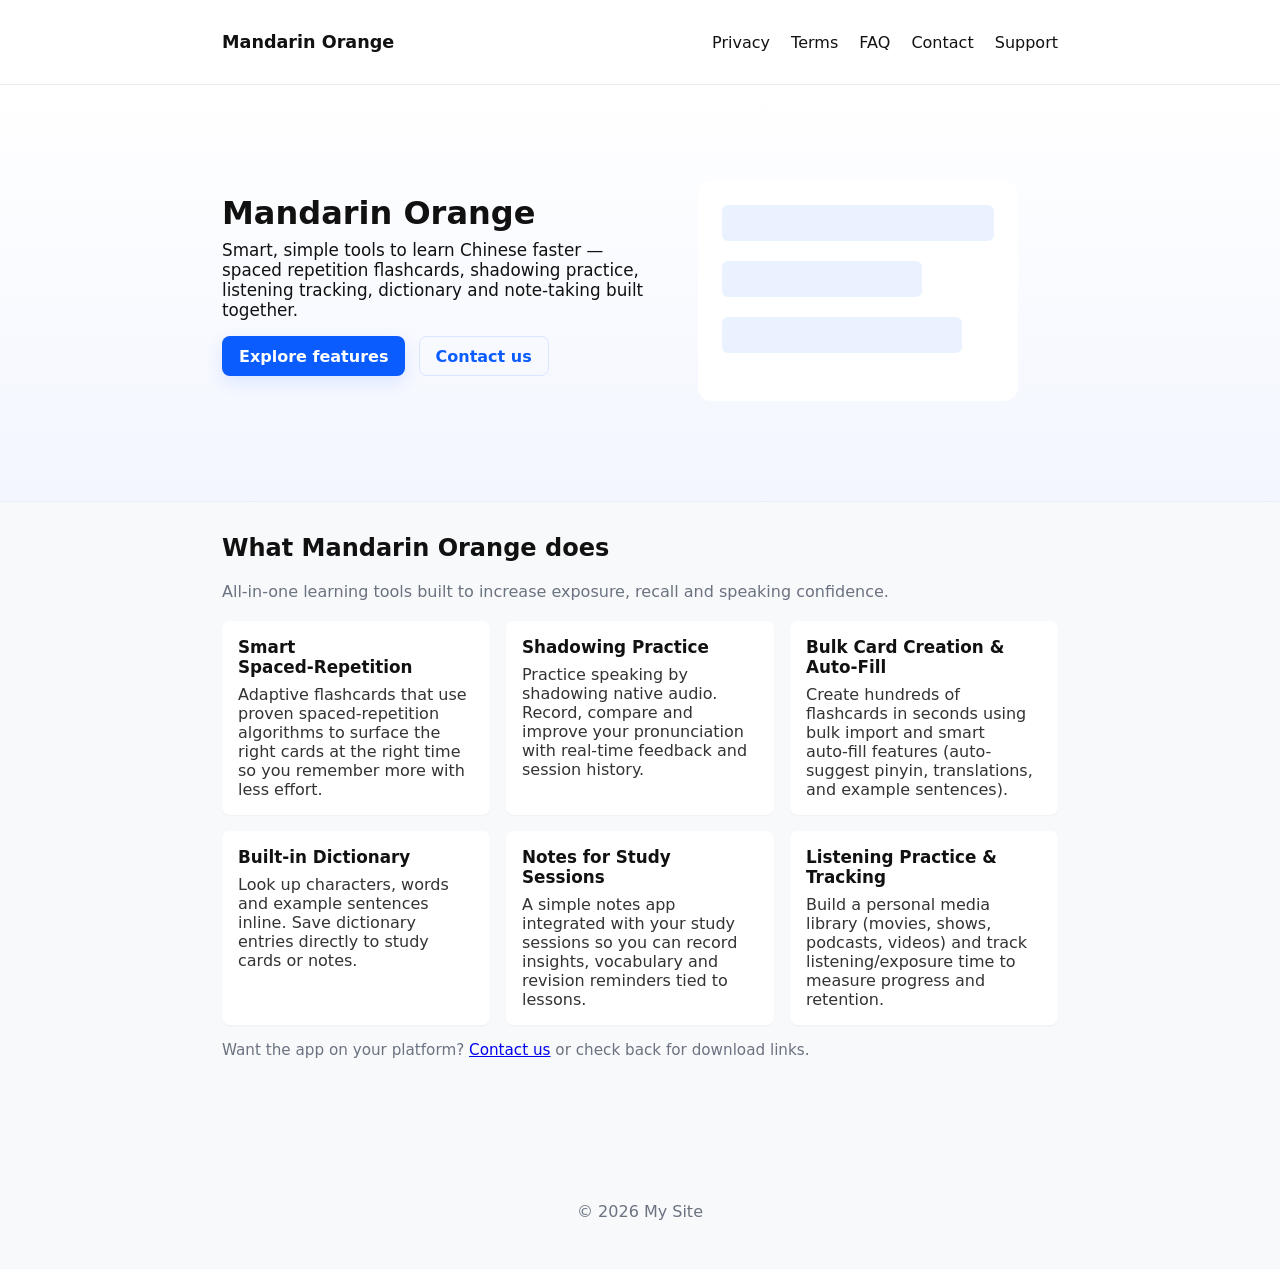
<file: index.html>
<!doctype html>
<html lang="en">
<head>
  <meta charset="utf-8" />
  <meta name="viewport" content="width=device-width,initial-scale=1" />
  <title>Legal & Support — My Site</title>
  <link rel="stylesheet" href="css/styles.css">
</head>
<body>
  <header class="site-header">
    <div class="container">
      <h1><a href="index.html">Mandarin Orange</a></h1>
      <nav>
        <a href="privacy.html">Privacy</a>
        <a href="terms.html">Terms</a>
        <a href="faq.html">FAQ</a>
        <a href="contact.html">Contact</a>
        <a href="support.html">Support</a>
      </nav>
    </div>
  </header>
  <main>
    <section class="hero">
      <div class="container hero-content">
        <div class="hero-text">
          <h1>Mandarin Orange</h1>
          <p class="lead">Smart, simple tools to learn Chinese faster — spaced repetition flashcards, shadowing practice, listening tracking, dictionary and note-taking built together.</p>
          <p class="cta-row">
            <a class="btn primary" href="#features">Explore features</a>
            <a class="btn" href="contact.html">Contact us</a>
          </p>
        </div>
        <div class="hero-illustration" aria-hidden="true">
          <!-- simple decorative SVG -->
          <svg width="320" height="220" viewBox="0 0 320 220" fill="none" xmlns="http://www.w3.org/2000/svg">
            <rect x="0" y="0" width="320" height="220" rx="14" fill="#fff"/>
            <g transform="translate(24,24)" fill="#0b5cff" opacity="0.08">
              <rect width="272" height="36" rx="6"/>
              <rect y="56" width="200" height="36" rx="6"/>
              <rect y="112" width="240" height="36" rx="6"/>
            </g>
          </svg>
        </div>
      </div>
    </section>

    <section id="features" class="container features">
      <h2>What Mandarin Orange does</h2>
      <p class="muted">All-in-one learning tools built to increase exposure, recall and speaking confidence.</p>

      <ul class="cards feature-list">
        <li class="feature-card">
          <h3>Smart Spaced‑Repetition</h3>
          <p>Adaptive flashcards that use proven spaced‑repetition algorithms to surface the right cards at the right time so you remember more with less effort.</p>
        </li>

        <li class="feature-card">
          <h3>Shadowing Practice</h3>
          <p>Practice speaking by shadowing native audio. Record, compare and improve your pronunciation with real-time feedback and session history.</p>
        </li>

        <li class="feature-card">
          <h3>Bulk Card Creation & Auto‑Fill</h3>
          <p>Create hundreds of flashcards in seconds using bulk import and smart auto‑fill features (auto-suggest pinyin, translations, and example sentences).</p>
        </li>

        <li class="feature-card">
          <h3>Built‑in Dictionary</h3>
          <p>Look up characters, words and example sentences inline. Save dictionary entries directly to study cards or notes.</p>
        </li>

        <li class="feature-card">
          <h3>Notes for Study Sessions</h3>
          <p>A simple notes app integrated with your study sessions so you can record insights, vocabulary and revision reminders tied to lessons.</p>
        </li>

        <li class="feature-card">
          <h3>Listening Practice & Tracking</h3>
          <p>Build a personal media library (movies, shows, podcasts, videos) and track listening/exposure time to measure progress and retention.</p>
        </li>
      </ul>

      <p class="muted small">Want the app on your platform? <a href="contact.html">Contact us</a> or check back for download links.</p>
    </section>
  </main>

  <footer class="site-footer">
    <div class="container">© <span id="year"></span> My Site</div>
  </footer>

  <script>
    document.getElementById('year').textContent = new Date().getFullYear();
  </script>
</body>
</html>
</file>
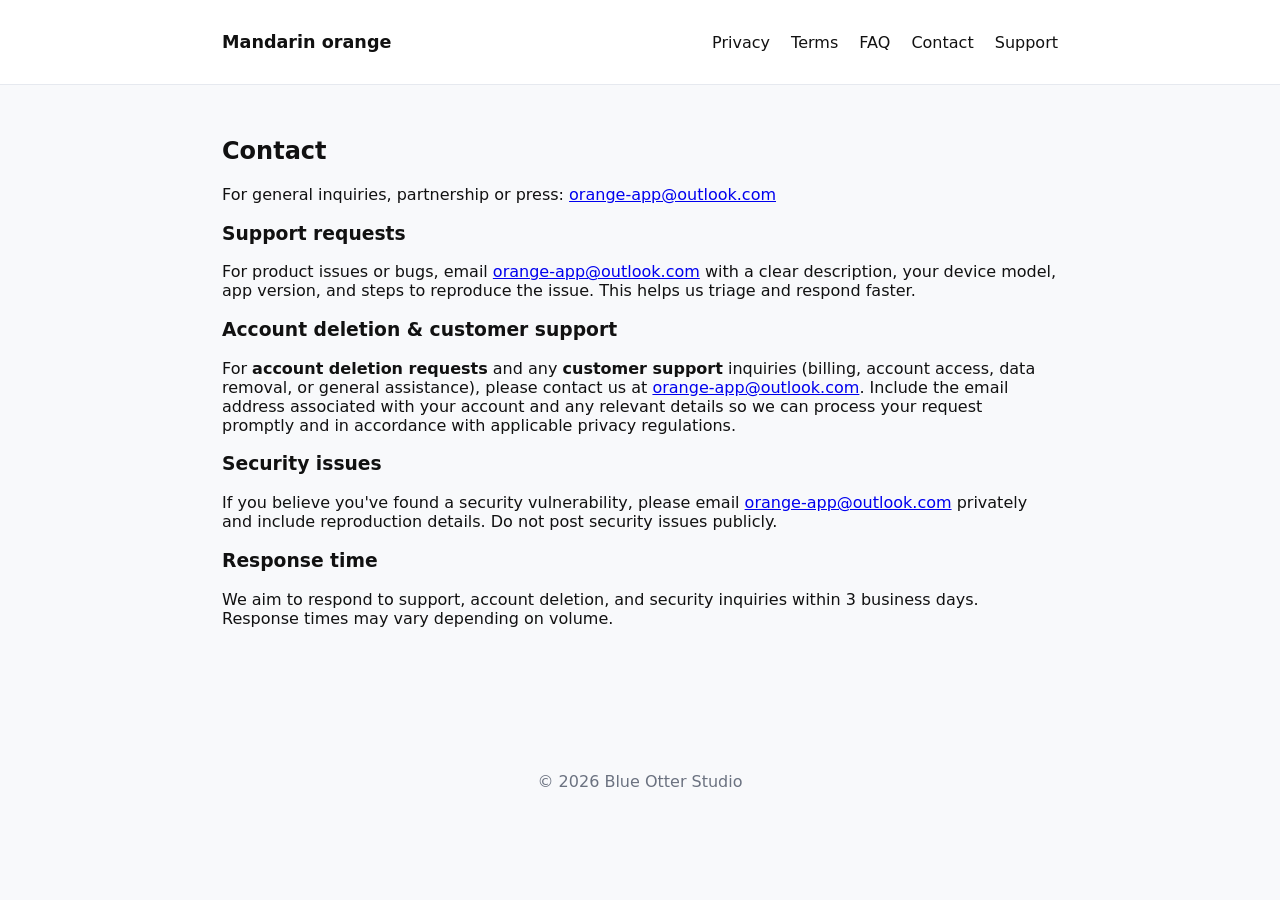
<file: contact.html>
<!doctype html>
<html lang="en">
<head>
  <meta charset="utf-8" />
  <meta name="viewport" content="width=device-width,initial-scale=1" />
  <title>Contact — Mandarin orange</title>
  <link rel="stylesheet" href="css/styles.css">
</head>
<body>
  <header class="site-header">
    <div class="container">
      <h1><a href="index.html">Mandarin orange</a></h1>
      <nav>
        <a href="privacy.html">Privacy</a>
        <a href="terms.html">Terms</a>
        <a href="faq.html">FAQ</a>
        <a href="contact.html">Contact</a>
        <a href="support.html">Support</a>
      </nav>
    </div>
  </header>

  <main class="container">
    <h2>Contact</h2>
    
    <!-- General inquiries: fixed email link to match visible address -->
    <p>For general inquiries, partnership or press: 
      <a href="mailto:orange-app@outlook.com">orange-app@outlook.com</a>
    </p>

    <!-- Support requests: fixed email link + clarified scope -->
    <h3>Support requests</h3>
    <p>For product issues or bugs, email 
      <a href="mailto:orange-app@outlook.com">orange-app@outlook.com</a> 
      with a clear description, your device model, app version, and steps to reproduce the issue. This helps us triage and respond faster.
    </p>

    <!-- NEW: Account deletion & customer support section (explicitly requested) -->
    <h3>Account deletion & customer support</h3>
    <p>
      For <strong>account deletion requests</strong> and any <strong>customer support</strong> inquiries 
      (billing, account access, data removal, or general assistance), please contact us at 
      <a href="mailto:orange-app@outlook.com">orange-app@outlook.com</a>. 
      Include the email address associated with your account and any relevant details so we can 
      process your request promptly and in accordance with applicable privacy regulations.
    </p>

    <!-- Security issues: fixed email link for consistency -->
    <h3>Security issues</h3>
    <p>If you believe you've found a security vulnerability, please email 
      <a href="mailto:orange-app@outlook.com">orange-app@outlook.com</a> 
      privately and include reproduction details. Do not post security issues publicly.
    </p>

    <!-- Response time notice remains unchanged -->
    <h3>Response time</h3>
    <p>We aim to respond to support, account deletion, and security inquiries within 3 business days. Response times may vary depending on volume.</p>
  </main>

  <footer class="site-footer">
    <div class="container">© <span id="year"></span> Blue Otter Studio</div>
  </footer>
  <script>document.getElementById('year').textContent = new Date().getFullYear();</script>
</body>
</html>
</file>
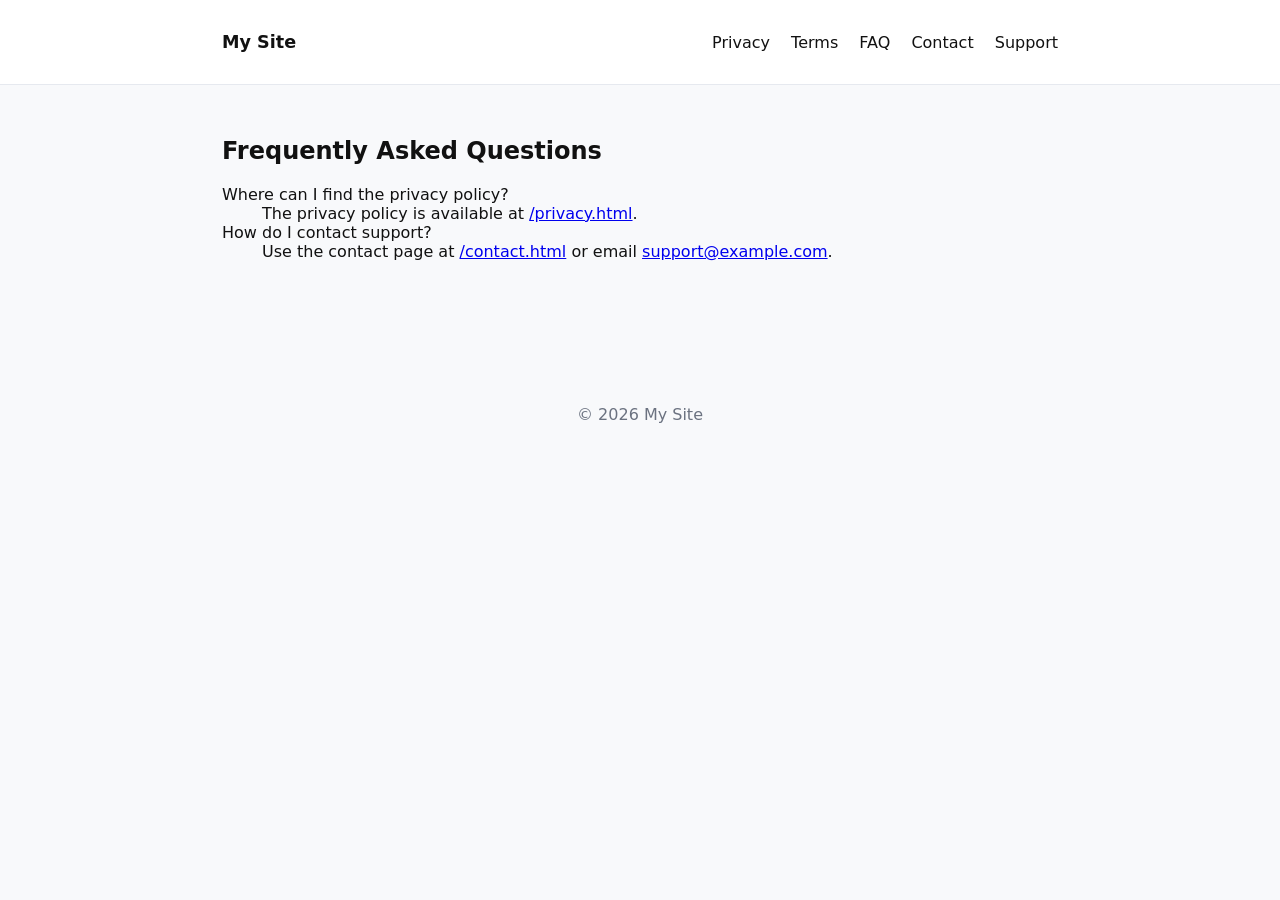
<file: faq.html>
<!doctype html>
<html lang="en">
<head>
  <meta charset="utf-8" />
  <meta name="viewport" content="width=device-width,initial-scale=1" />
  <title>FAQ — My Site</title>
  <link rel="stylesheet" href="css/styles.css">
</head>
<body>
  <header class="site-header">
    <div class="container">
      <h1><a href="index.html">My Site</a></h1>
      <nav>
        <a href="privacy.html">Privacy</a>
        <a href="terms.html">Terms</a>
        <a href="faq.html">FAQ</a>
        <a href="contact.html">Contact</a>
        <a href="support.html">Support</a>
      </nav>
    </div>
  </header>

  <main class="container">
    <h2>Frequently Asked Questions</h2>

    <dl>
      <dt>Where can I find the privacy policy?</dt>
      <dd>The privacy policy is available at <a href="/privacy.html">/privacy.html</a>.</dd>

      <dt>How do I contact support?</dt>
      <dd>Use the contact page at <a href="/contact.html">/contact.html</a> or email <a href="mailto:orange-app@outlook.com">support@example.com</a>.</dd>

      <dt></dt>
      <dd></dd>
    </dl>
  </main>

  <footer class="site-footer">
    <div class="container">© <span id="year"></span> My Site</div>
  </footer>
  <script>document.getElementById('year').textContent = new Date().getFullYear();</script>
</body>
</html>
</file>
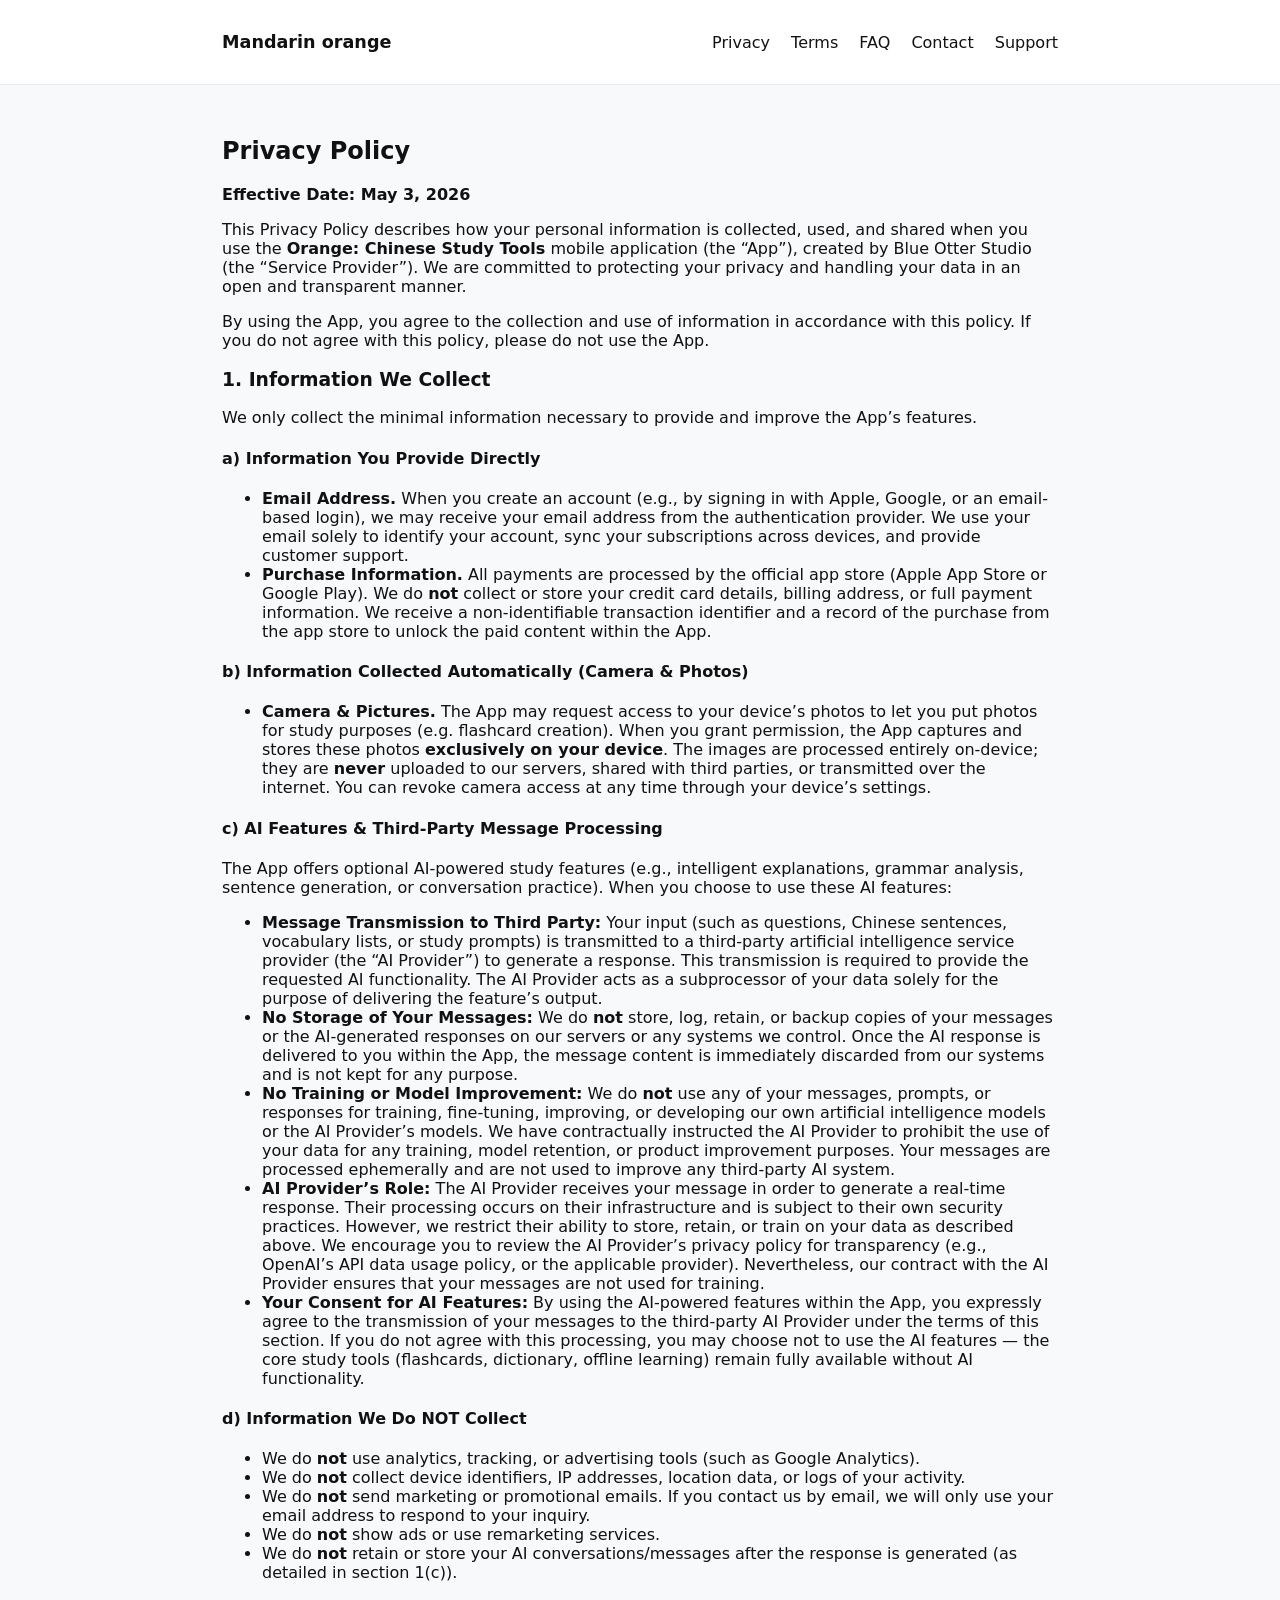
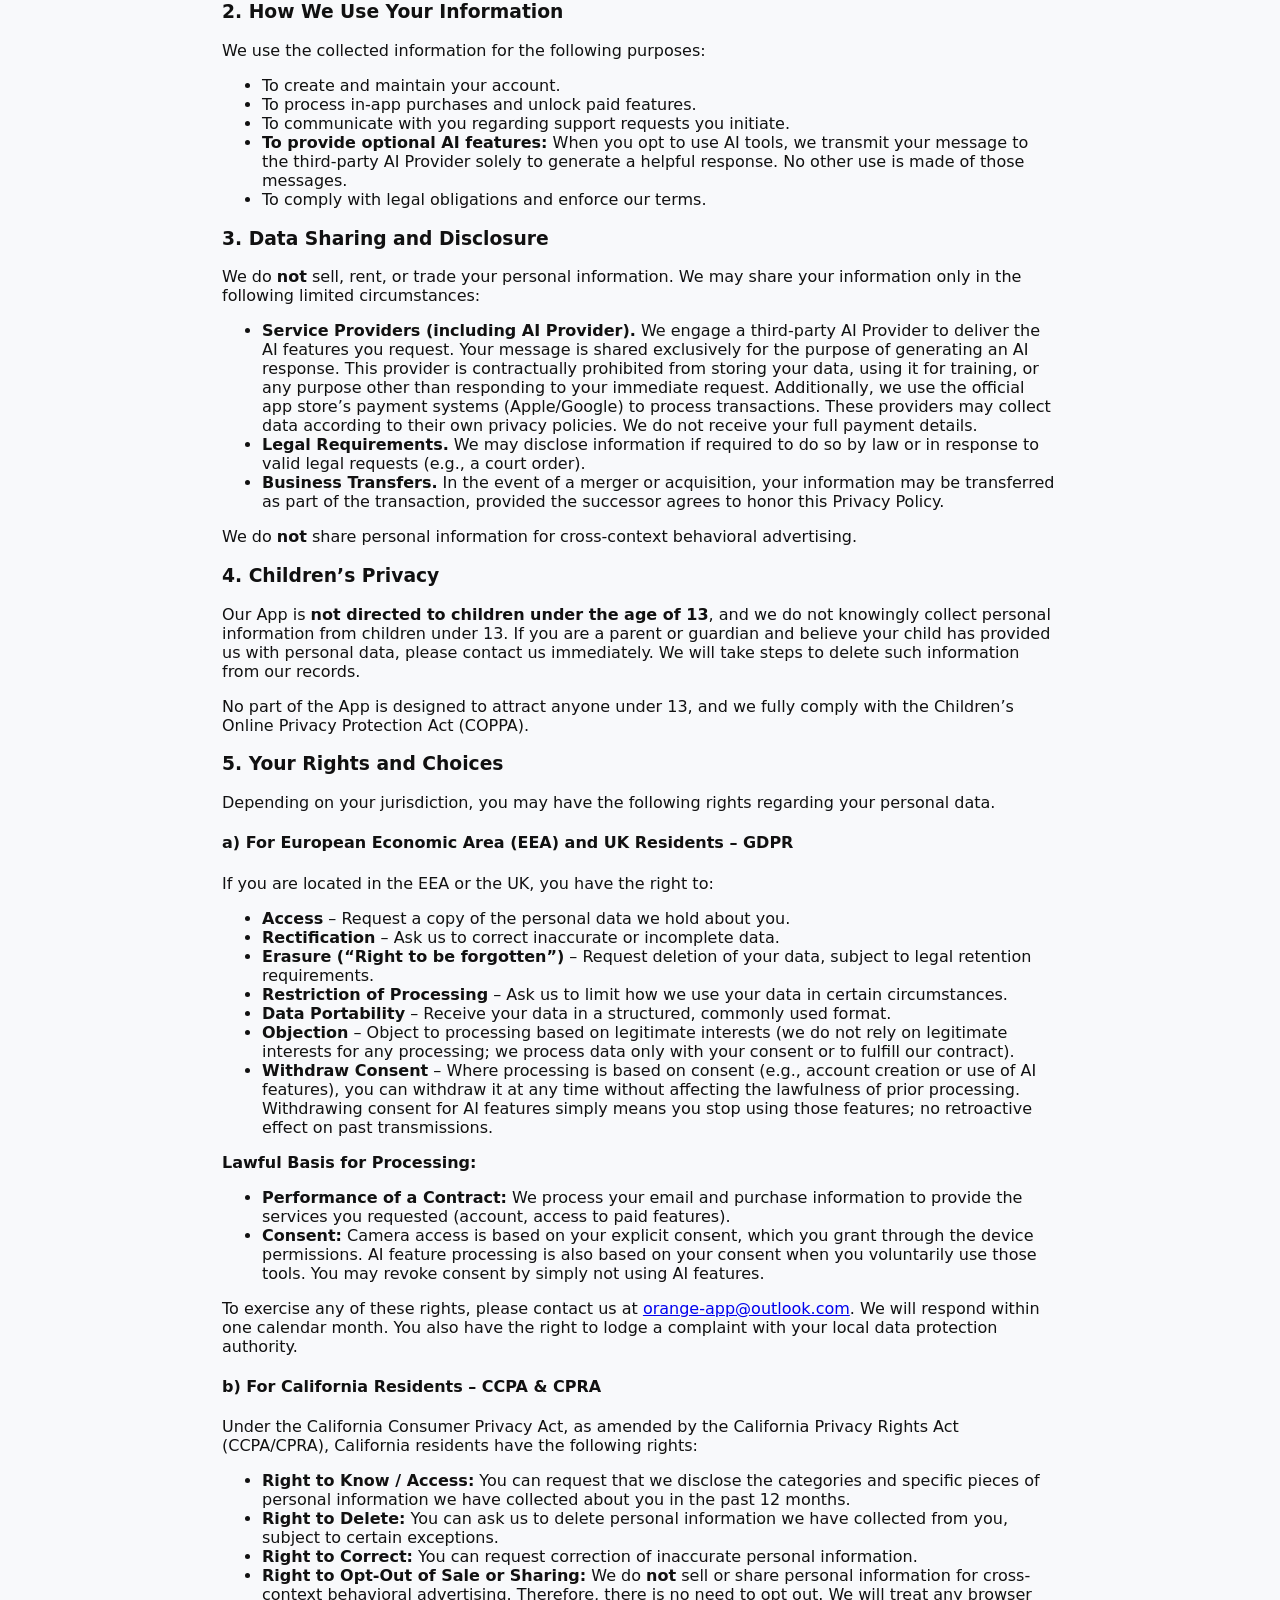
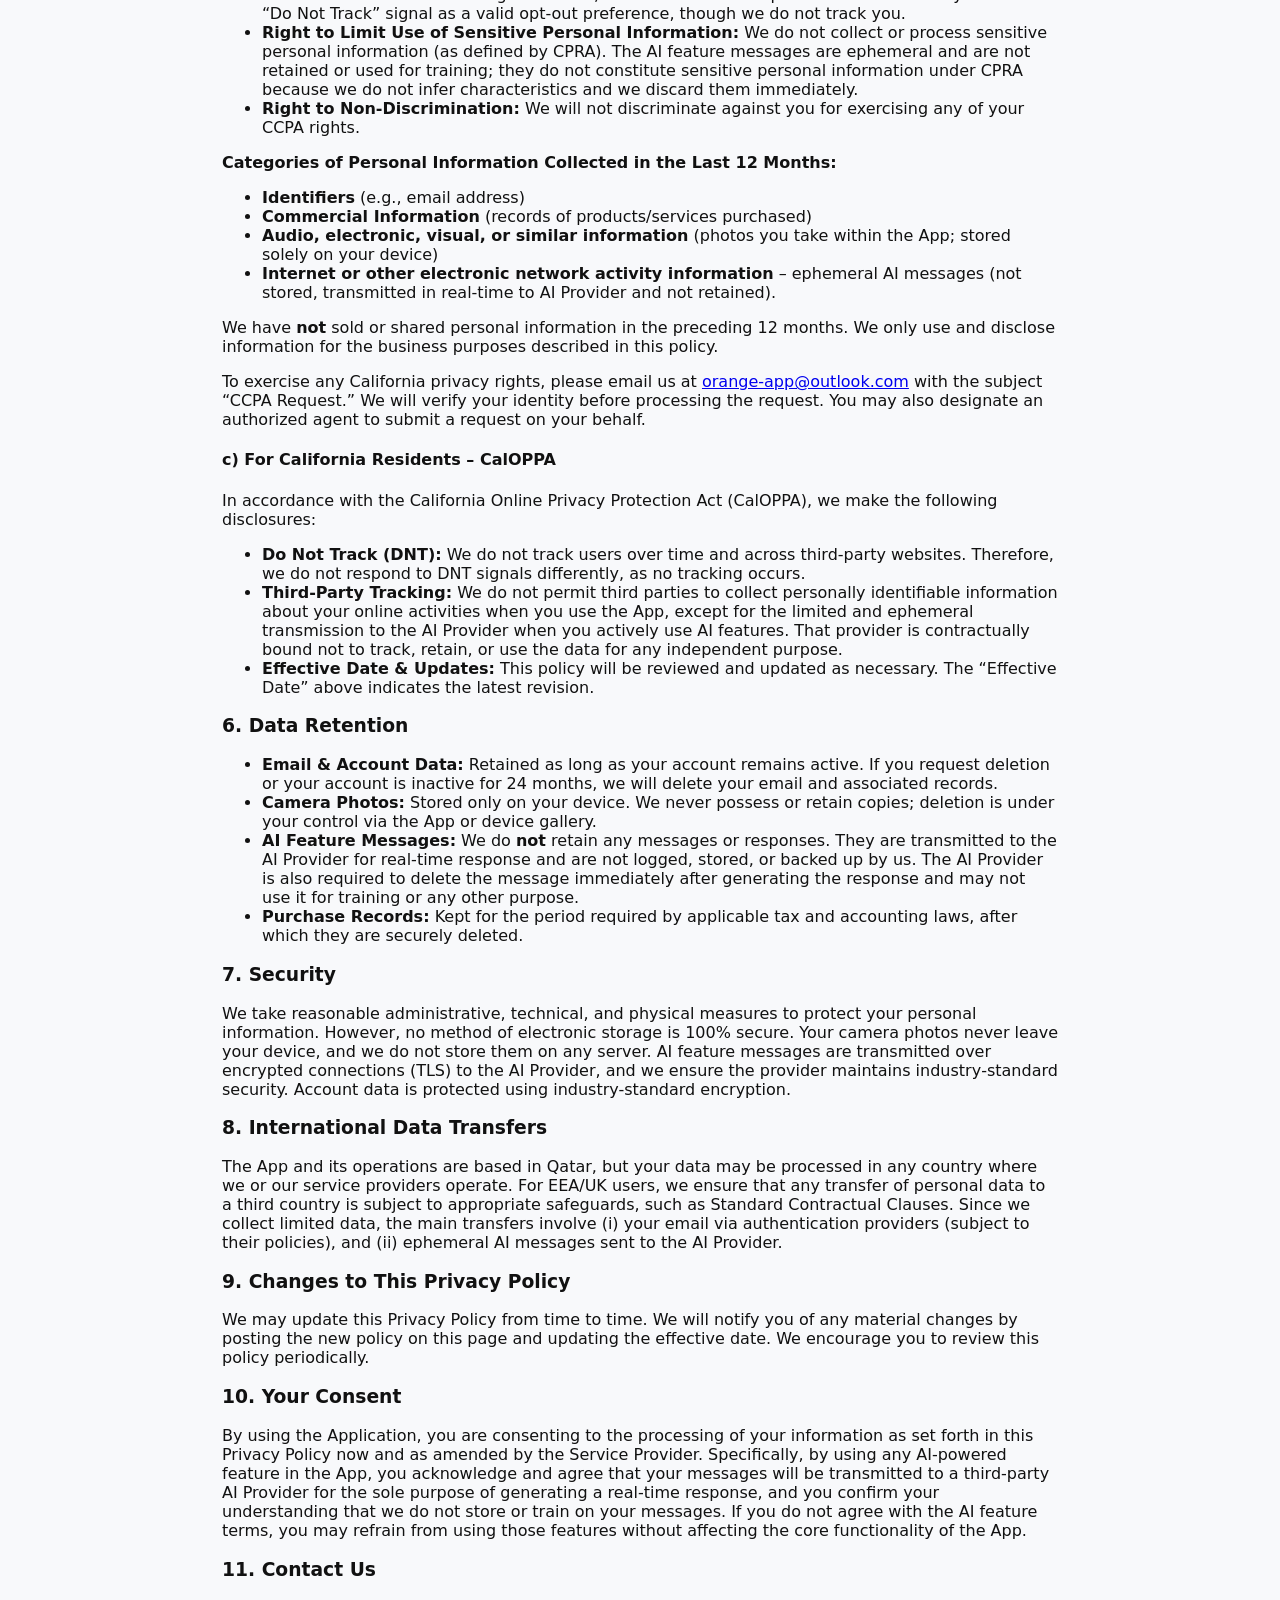
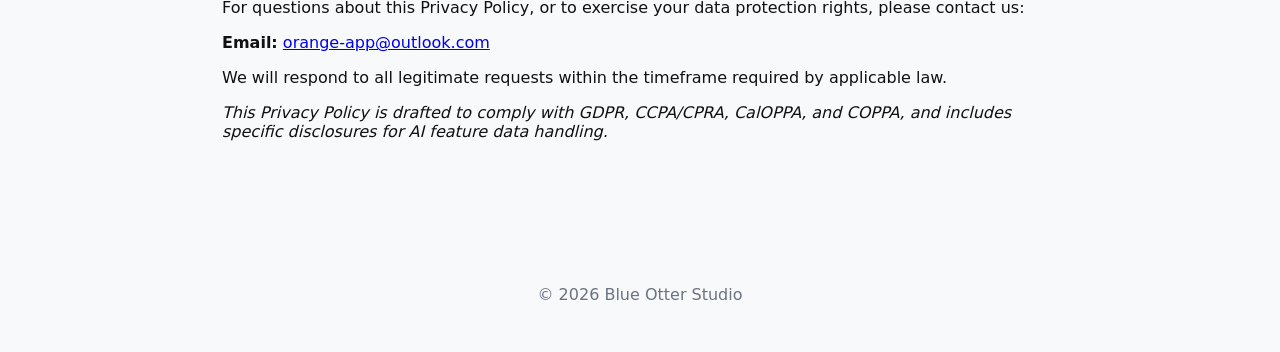
<file: privacy.html>
<!doctype html>
<html lang="en">
<head>
  <meta charset="utf-8" />
  <meta name="viewport" content="width=device-width,initial-scale=1" />
  <title>Privacy Policy — Mandarin orange</title>
  <link rel="stylesheet" href="css/styles.css">
</head>
<body>
  <header class="site-header">
    <div class="container">
      <h1><a href="index.html">Mandarin orange</a></h1>
      <nav>
        <a href="privacy.html">Privacy</a>
        <a href="terms.html">Terms</a>
        <a href="faq.html">FAQ</a>
        <a href="contact.html">Contact</a>
        <a href="support.html">Support</a>
      </nav>
    </div>
  </header>

  <main class="container">
    <h2>Privacy Policy</h2>
    <p><strong>Effective Date: May 3, 2026</strong></p>

    <p>This Privacy Policy describes how your personal information is collected, used, and shared when you use the <strong>Orange: Chinese Study Tools</strong> mobile application (the “App”), created by Blue Otter Studio (the “Service Provider”). We are committed to protecting your privacy and handling your data in an open and transparent manner.</p>
    <p>By using the App, you agree to the collection and use of information in accordance with this policy. If you do not agree with this policy, please do not use the App.</p>

    <h3>1. Information We Collect</h3>
    <p>We only collect the minimal information necessary to provide and improve the App’s features.</p>

    <h4>a) Information You Provide Directly</h4>
    <ul>
      <li><strong>Email Address.</strong> When you create an account (e.g., by signing in with Apple, Google, or an email-based login), we may receive your email address from the authentication provider. We use your email solely to identify your account, sync your subscriptions across devices, and provide customer support.</li>
      <li><strong>Purchase Information.</strong> All payments are processed by the official app store (Apple App Store or Google Play). We do <strong>not</strong> collect or store your credit card details, billing address, or full payment information. We receive a non-identifiable transaction identifier and a record of the purchase from the app store to unlock the paid content within the App.</li>
    </ul>

    <h4>b) Information Collected Automatically (Camera &amp; Photos)</h4>
    <ul>
      <li><strong>Camera &amp; Pictures.</strong> The App may request access to your device’s photos to let you put photos for study purposes (e.g. flashcard creation). When you grant permission, the App captures and stores these photos <strong>exclusively on your device</strong>. The images are processed entirely on-device; they are <strong>never</strong> uploaded to our servers, shared with third parties, or transmitted over the internet. You can revoke camera access at any time through your device’s settings.</li>
    </ul>

    <h4>c) AI Features & Third-Party Message Processing</h4>
    <p>The App offers optional AI-powered study features (e.g., intelligent explanations, grammar analysis, sentence generation, or conversation practice). When you choose to use these AI features:</p>
    <ul>
      <li><strong>Message Transmission to Third Party:</strong> Your input (such as questions, Chinese sentences, vocabulary lists, or study prompts) is transmitted to a third-party artificial intelligence service provider (the “AI Provider”) to generate a response. This transmission is required to provide the requested AI functionality. The AI Provider acts as a subprocessor of your data solely for the purpose of delivering the feature’s output.</li>
      <li><strong>No Storage of Your Messages:</strong> We do <strong>not</strong> store, log, retain, or backup copies of your messages or the AI-generated responses on our servers or any systems we control. Once the AI response is delivered to you within the App, the message content is immediately discarded from our systems and is not kept for any purpose.</li>
      <li><strong>No Training or Model Improvement:</strong> We do <strong>not</strong> use any of your messages, prompts, or responses for training, fine-tuning, improving, or developing our own artificial intelligence models or the AI Provider’s models. We have contractually instructed the AI Provider to prohibit the use of your data for any training, model retention, or product improvement purposes. Your messages are processed ephemerally and are not used to improve any third-party AI system.</li>
      <li><strong>AI Provider’s Role:</strong> The AI Provider receives your message in order to generate a real‑time response. Their processing occurs on their infrastructure and is subject to their own security practices. However, we restrict their ability to store, retain, or train on your data as described above. We encourage you to review the AI Provider’s privacy policy for transparency (e.g., OpenAI’s API data usage policy, or the applicable provider). Nevertheless, our contract with the AI Provider ensures that your messages are not used for training.</li>
      <li><strong>Your Consent for AI Features:</strong> By using the AI-powered features within the App, you expressly agree to the transmission of your messages to the third-party AI Provider under the terms of this section. If you do not agree with this processing, you may choose not to use the AI features — the core study tools (flashcards, dictionary, offline learning) remain fully available without AI functionality.</li>
    </ul>

    <h4>d) Information We Do NOT Collect</h4>
    <ul>
      <li>We do <strong>not</strong> use analytics, tracking, or advertising tools (such as Google Analytics).</li>
      <li>We do <strong>not</strong> collect device identifiers, IP addresses, location data, or logs of your activity.</li>
      <li>We do <strong>not</strong> send marketing or promotional emails. If you contact us by email, we will only use your email address to respond to your inquiry.</li>
      <li>We do <strong>not</strong> show ads or use remarketing services.</li>
      <li>We do <strong>not</strong> retain or store your AI conversations/messages after the response is generated (as detailed in section 1(c)).</li>
    </ul>

    <h3>2. How We Use Your Information</h3>
    <p>We use the collected information for the following purposes:</p>
    <ul>
      <li>To create and maintain your account.</li>
      <li>To process in-app purchases and unlock paid features.</li>
      <li>To communicate with you regarding support requests you initiate.</li>
      <li><strong>To provide optional AI features:</strong> When you opt to use AI tools, we transmit your message to the third‑party AI Provider solely to generate a helpful response. No other use is made of those messages.</li>
      <li>To comply with legal obligations and enforce our terms.</li>
    </ul>

    <h3>3. Data Sharing and Disclosure</h3>
    <p>We do <strong>not</strong> sell, rent, or trade your personal information. We may share your information only in the following limited circumstances:</p>
    <ul>
      <li><strong>Service Providers (including AI Provider).</strong> We engage a third‑party AI Provider to deliver the AI features you request. Your message is shared exclusively for the purpose of generating an AI response. This provider is contractually prohibited from storing your data, using it for training, or any purpose other than responding to your immediate request. Additionally, we use the official app store’s payment systems (Apple/Google) to process transactions. These providers may collect data according to their own privacy policies. We do not receive your full payment details.</li>
      <li><strong>Legal Requirements.</strong> We may disclose information if required to do so by law or in response to valid legal requests (e.g., a court order).</li>
      <li><strong>Business Transfers.</strong> In the event of a merger or acquisition, your information may be transferred as part of the transaction, provided the successor agrees to honor this Privacy Policy.</li>
    </ul>
    <p>We do <strong>not</strong> share personal information for cross-context behavioral advertising.</p>

    <h3>4. Children’s Privacy</h3>
    <p>Our App is <strong>not directed to children under the age of 13</strong>, and we do not knowingly collect personal information from children under 13. If you are a parent or guardian and believe your child has provided us with personal data, please contact us immediately. We will take steps to delete such information from our records.</p>
    <p>No part of the App is designed to attract anyone under 13, and we fully comply with the Children’s Online Privacy Protection Act (COPPA).</p>

    <h3>5. Your Rights and Choices</h3>
    <p>Depending on your jurisdiction, you may have the following rights regarding your personal data.</p>

    <h4>a) For European Economic Area (EEA) and UK Residents – GDPR</h4>
    <p>If you are located in the EEA or the UK, you have the right to:</p>
    <ul>
      <li><strong>Access</strong> – Request a copy of the personal data we hold about you.</li>
      <li><strong>Rectification</strong> – Ask us to correct inaccurate or incomplete data.</li>
      <li><strong>Erasure (“Right to be forgotten”)</strong> – Request deletion of your data, subject to legal retention requirements.</li>
      <li><strong>Restriction of Processing</strong> – Ask us to limit how we use your data in certain circumstances.</li>
      <li><strong>Data Portability</strong> – Receive your data in a structured, commonly used format.</li>
      <li><strong>Objection</strong> – Object to processing based on legitimate interests (we do not rely on legitimate interests for any processing; we process data only with your consent or to fulfill our contract).</li>
      <li><strong>Withdraw Consent</strong> – Where processing is based on consent (e.g., account creation or use of AI features), you can withdraw it at any time without affecting the lawfulness of prior processing. Withdrawing consent for AI features simply means you stop using those features; no retroactive effect on past transmissions.</li>
    </ul>
    <p><strong>Lawful Basis for Processing:</strong></p>
    <ul>
      <li><strong>Performance of a Contract:</strong> We process your email and purchase information to provide the services you requested (account, access to paid features).</li>
      <li><strong>Consent:</strong> Camera access is based on your explicit consent, which you grant through the device permissions. AI feature processing is also based on your consent when you voluntarily use those tools. You may revoke consent by simply not using AI features.</li>
    </ul>
    <p>To exercise any of these rights, please contact us at <a href="mailto:orange-app@outlook.com">orange-app@outlook.com</a>. We will respond within one calendar month. You also have the right to lodge a complaint with your local data protection authority.</p>

    <h4>b) For California Residents – CCPA &amp; CPRA</h4>
    <p>Under the California Consumer Privacy Act, as amended by the California Privacy Rights Act (CCPA/CPRA), California residents have the following rights:</p>
    <ul>
      <li><strong>Right to Know / Access:</strong> You can request that we disclose the categories and specific pieces of personal information we have collected about you in the past 12 months.</li>
      <li><strong>Right to Delete:</strong> You can ask us to delete personal information we have collected from you, subject to certain exceptions.</li>
      <li><strong>Right to Correct:</strong> You can request correction of inaccurate personal information.</li>
      <li><strong>Right to Opt-Out of Sale or Sharing:</strong> We do <strong>not</strong> sell or share personal information for cross-context behavioral advertising. Therefore, there is no need to opt out. We will treat any browser “Do Not Track” signal as a valid opt-out preference, though we do not track you.</li>
      <li><strong>Right to Limit Use of Sensitive Personal Information:</strong> We do not collect or process sensitive personal information (as defined by CPRA). The AI feature messages are ephemeral and are not retained or used for training; they do not constitute sensitive personal information under CPRA because we do not infer characteristics and we discard them immediately.</li>
      <li><strong>Right to Non-Discrimination:</strong> We will not discriminate against you for exercising any of your CCPA rights.</li>
    </ul>
    <p><strong>Categories of Personal Information Collected in the Last 12 Months:</strong></p>
    <ul>
      <li><strong>Identifiers</strong> (e.g., email address)</li>
      <li><strong>Commercial Information</strong> (records of products/services purchased)</li>
      <li><strong>Audio, electronic, visual, or similar information</strong> (photos you take within the App; stored solely on your device)</li>
      <li><strong>Internet or other electronic network activity information</strong> – ephemeral AI messages (not stored, transmitted in real‑time to AI Provider and not retained).</li>
    </ul>
    <p>We have <strong>not</strong> sold or shared personal information in the preceding 12 months. We only use and disclose information for the business purposes described in this policy.</p>
    <p>To exercise any California privacy rights, please email us at <a href="mailto:orange-app@outlook.com">orange-app@outlook.com</a> with the subject “CCPA Request.” We will verify your identity before processing the request. You may also designate an authorized agent to submit a request on your behalf.</p>

    <h4>c) For California Residents – CalOPPA</h4>
    <p>In accordance with the California Online Privacy Protection Act (CalOPPA), we make the following disclosures:</p>
    <ul>
      <li><strong>Do Not Track (DNT):</strong> We do not track users over time and across third-party websites. Therefore, we do not respond to DNT signals differently, as no tracking occurs.</li>
      <li><strong>Third-Party Tracking:</strong> We do not permit third parties to collect personally identifiable information about your online activities when you use the App, except for the limited and ephemeral transmission to the AI Provider when you actively use AI features. That provider is contractually bound not to track, retain, or use the data for any independent purpose.</li>
      <li><strong>Effective Date &amp; Updates:</strong> This policy will be reviewed and updated as necessary. The “Effective Date” above indicates the latest revision.</li>
    </ul>

    <h3>6. Data Retention</h3>
    <ul>
      <li><strong>Email &amp; Account Data:</strong> Retained as long as your account remains active. If you request deletion or your account is inactive for 24 months, we will delete your email and associated records.</li>
      <li><strong>Camera Photos:</strong> Stored only on your device. We never possess or retain copies; deletion is under your control via the App or device gallery.</li>
      <li><strong>AI Feature Messages:</strong> We do <strong>not</strong> retain any messages or responses. They are transmitted to the AI Provider for real‑time response and are not logged, stored, or backed up by us. The AI Provider is also required to delete the message immediately after generating the response and may not use it for training or any other purpose.</li>
      <li><strong>Purchase Records:</strong> Kept for the period required by applicable tax and accounting laws, after which they are securely deleted.</li>
    </ul>

    <h3>7. Security</h3>
    <p>We take reasonable administrative, technical, and physical measures to protect your personal information. However, no method of electronic storage is 100% secure. Your camera photos never leave your device, and we do not store them on any server. AI feature messages are transmitted over encrypted connections (TLS) to the AI Provider, and we ensure the provider maintains industry‑standard security. Account data is protected using industry-standard encryption.</p>

    <h3>8. International Data Transfers</h3>
    <p>The App and its operations are based in Qatar, but your data may be processed in any country where we or our service providers operate. For EEA/UK users, we ensure that any transfer of personal data to a third country is subject to appropriate safeguards, such as Standard Contractual Clauses. Since we collect limited data, the main transfers involve (i) your email via authentication providers (subject to their policies), and (ii) ephemeral AI messages sent to the AI Provider.</p>

    <h3>9. Changes to This Privacy Policy</h3>
    <p>We may update this Privacy Policy from time to time. We will notify you of any material changes by posting the new policy on this page and updating the effective date. We encourage you to review this policy periodically.</p>

    <h3>10. Your Consent</h3>
    <p>By using the Application, you are consenting to the processing of your information as set forth in this Privacy Policy now and as amended by the Service Provider. Specifically, by using any AI-powered feature in the App, you acknowledge and agree that your messages will be transmitted to a third‑party AI Provider for the sole purpose of generating a real‑time response, and you confirm your understanding that we do not store or train on your messages. If you do not agree with the AI feature terms, you may refrain from using those features without affecting the core functionality of the App.</p>

    <h3>11. Contact Us</h3>
    <p>For questions about this Privacy Policy, or to exercise your data protection rights, please contact us:</p>
    <p><strong>Email:</strong> <a href="mailto:orange-app@outlook.com">orange-app@outlook.com</a></p>
    <p>We will respond to all legitimate requests within the timeframe required by applicable law.</p>

    <p><em>This Privacy Policy is drafted to comply with GDPR, CCPA/CPRA, CalOPPA, and COPPA, and includes specific disclosures for AI feature data handling.</em></p>
  </main>

  <footer class="site-footer">
    <div class="container">© <span id="year"></span> Blue Otter Studio</div>
  </footer>
  <script>document.getElementById('year').textContent = new Date().getFullYear();</script>
</body>
</html>
</file>
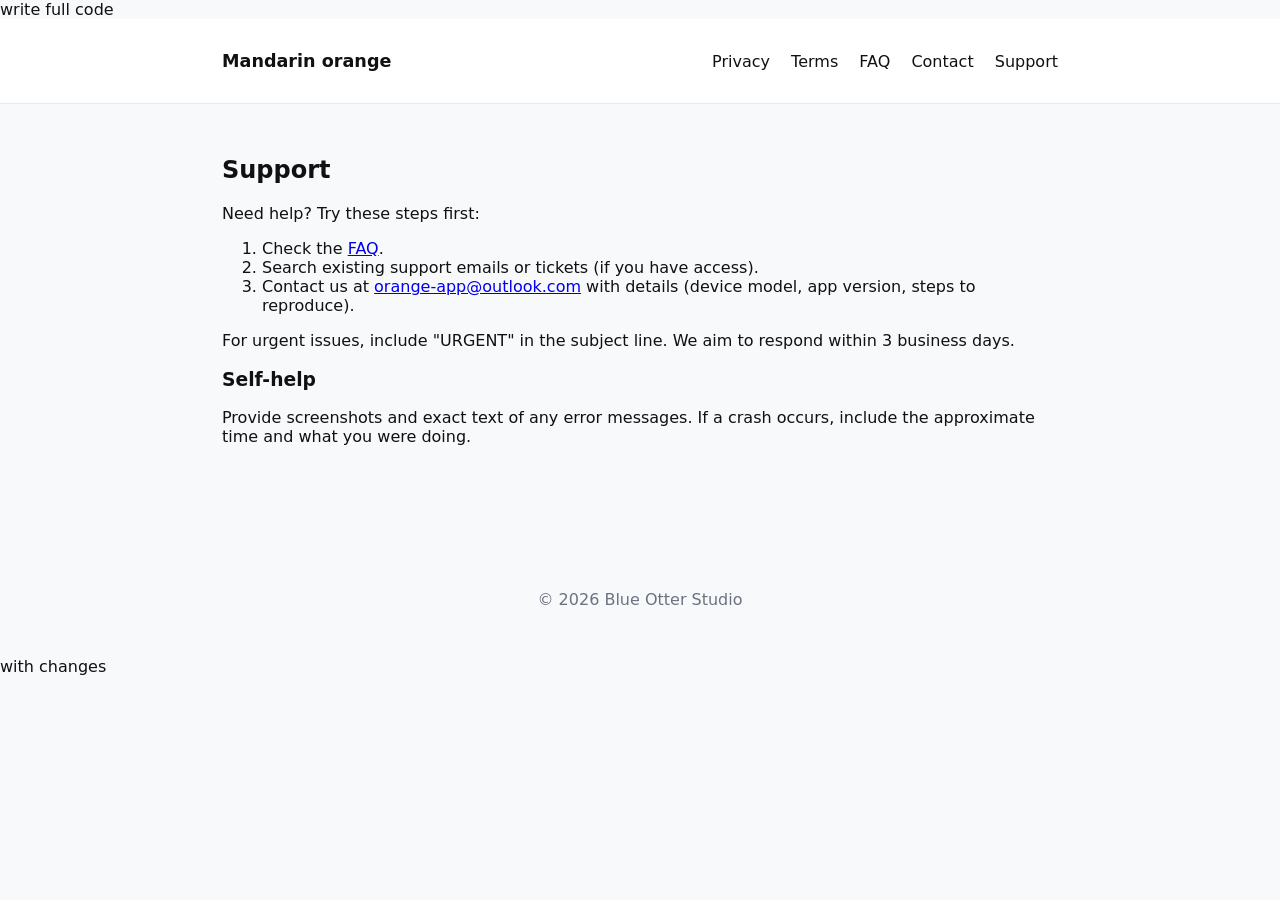
<file: support.html>
write full code

<!doctype html>
<html lang="en">
<head>
  <meta charset="utf-8" />
  <meta name="viewport" content="width=device-width,initial-scale=1" />
  <title>Support — Mandarin orange</title>
  <link rel="stylesheet" href="css/styles.css">
</head>
<body>
  <header class="site-header">
    <div class="container">
      <h1><a href="index.html">Mandarin orange</a></h1>
      <nav>
        <a href="privacy.html">Privacy</a>
        <a href="terms.html">Terms</a>
        <a href="faq.html">FAQ</a>
        <a href="contact.html">Contact</a>
        <a href="support.html">Support</a>
      </nav>
    </div>
  </header>

  <main class="container">
    <h2>Support</h2>
    <p>Need help? Try these steps first:</p>
    <ol>
      <li>Check the <a href="/faq.html">FAQ</a>.</li>
      <li>Search existing support emails or tickets (if you have access).</li>
      <li>Contact us at <a href="mailto:Aflatonlaw@gmail.com">orange-app@outlook.com</a> with details (device model, app version, steps to reproduce).</li>
    </ol>

    <p>For urgent issues, include "URGENT" in the subject line. We aim to respond within 3 business days.</p>

    <h3>Self-help</h3>
    <p>Provide screenshots and exact text of any error messages. If a crash occurs, include the approximate time and what you were doing.</p>
  </main>

  <footer class="site-footer">
    <div class="container">© <span id="year"></span> Blue Otter Studio</div>
  </footer>
  <script>document.getElementById('year').textContent = new Date().getFullYear();</script>
</body>
</html>


with changes
</file>
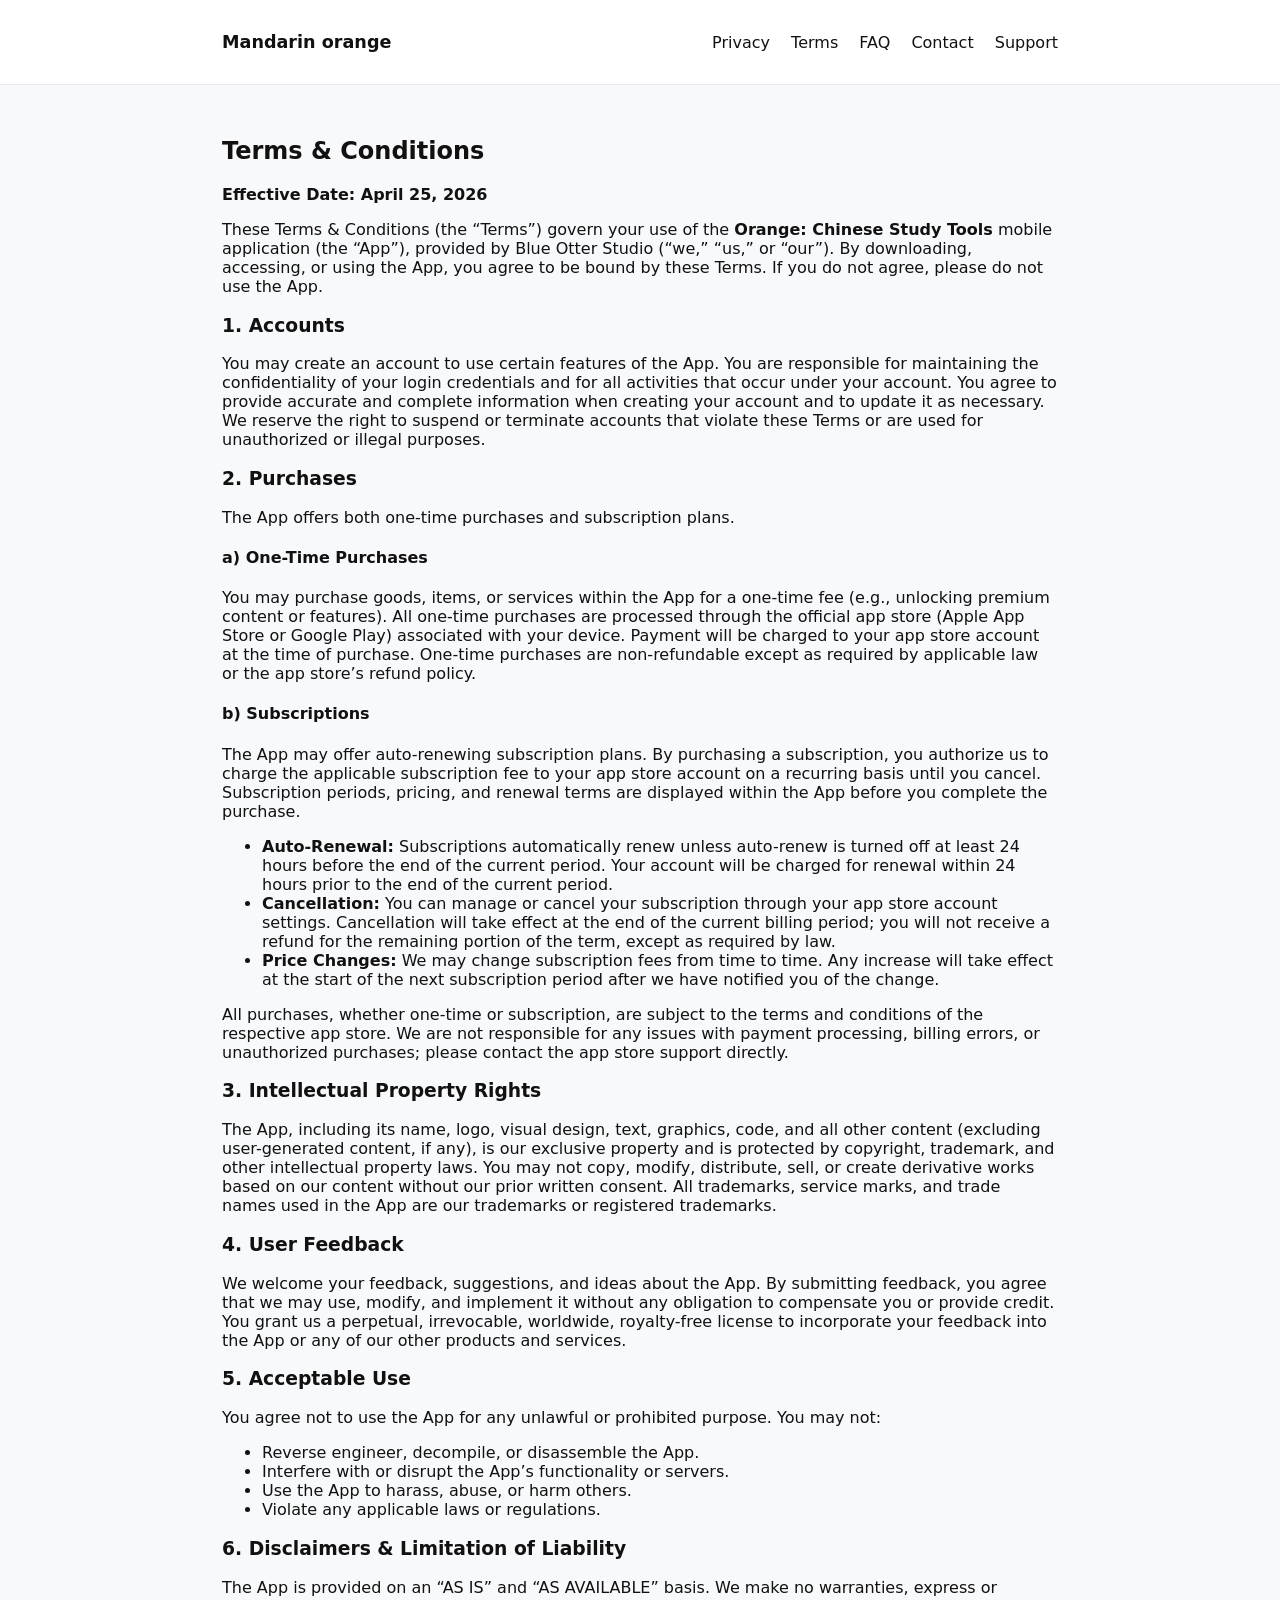
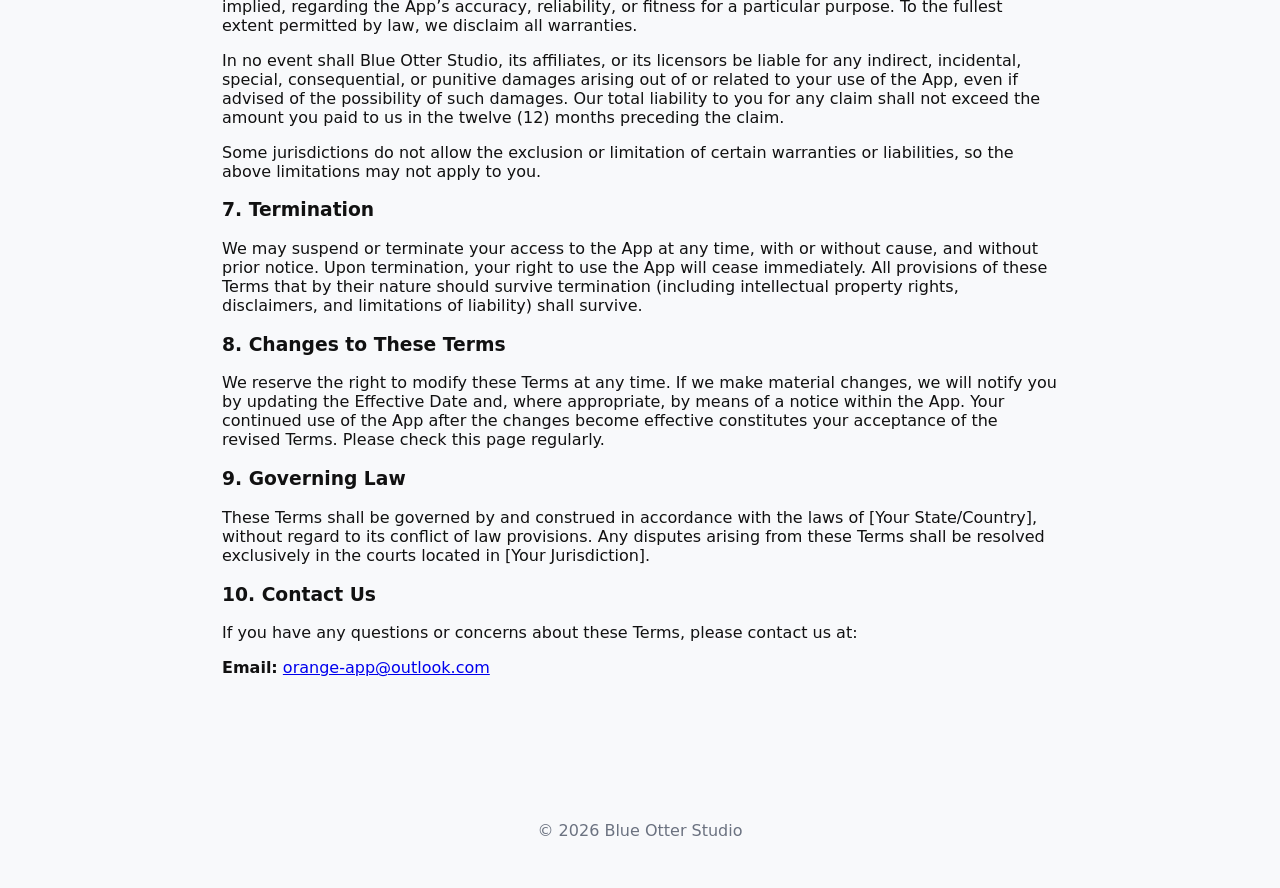
<file: terms.html>
<!doctype html>
<html lang="en">
<head>
  <meta charset="utf-8" />
  <meta name="viewport" content="width=device-width,initial-scale=1" />
  <title>Terms &amp; Conditions — Mandarin orange</title>
  <link rel="stylesheet" href="css/styles.css">
</head>
<body>
  <header class="site-header">
    <div class="container">
      <h1><a href="index.html">Mandarin orange</a></h1>
      <nav>
        <a href="privacy.html">Privacy</a>
        <a href="terms.html">Terms</a>
        <a href="faq.html">FAQ</a>
        <a href="contact.html">Contact</a>
        <a href="support.html">Support</a>
      </nav>
    </div>
  </header>

  <main class="container">
    <h2>Terms &amp; Conditions</h2>
    <p><strong>Effective Date: April 25, 2026</strong></p>

    <p>These Terms &amp; Conditions (the “Terms”) govern your use of the <strong>Orange: Chinese Study Tools</strong> mobile application (the “App”), provided by Blue Otter Studio (“we,” “us,” or “our”). By downloading, accessing, or using the App, you agree to be bound by these Terms. If you do not agree, please do not use the App.</p>

    <h3>1. Accounts</h3>
    <p>You may create an account to use certain features of the App. You are responsible for maintaining the confidentiality of your login credentials and for all activities that occur under your account. You agree to provide accurate and complete information when creating your account and to update it as necessary. We reserve the right to suspend or terminate accounts that violate these Terms or are used for unauthorized or illegal purposes.</p>

    <h3>2. Purchases</h3>
    <p>The App offers both one-time purchases and subscription plans.</p>

    <h4>a) One-Time Purchases</h4>
    <p>You may purchase goods, items, or services within the App for a one-time fee (e.g., unlocking premium content or features). All one-time purchases are processed through the official app store (Apple App Store or Google Play) associated with your device. Payment will be charged to your app store account at the time of purchase. One-time purchases are non-refundable except as required by applicable law or the app store’s refund policy.</p>

    <h4>b) Subscriptions</h4>
    <p>The App may offer auto-renewing subscription plans. By purchasing a subscription, you authorize us to charge the applicable subscription fee to your app store account on a recurring basis until you cancel. Subscription periods, pricing, and renewal terms are displayed within the App before you complete the purchase.</p>
    <ul>
      <li><strong>Auto-Renewal:</strong> Subscriptions automatically renew unless auto-renew is turned off at least 24 hours before the end of the current period. Your account will be charged for renewal within 24 hours prior to the end of the current period.</li>
      <li><strong>Cancellation:</strong> You can manage or cancel your subscription through your app store account settings. Cancellation will take effect at the end of the current billing period; you will not receive a refund for the remaining portion of the term, except as required by law.</li>
      <li><strong>Price Changes:</strong> We may change subscription fees from time to time. Any increase will take effect at the start of the next subscription period after we have notified you of the change.</li>
    </ul>
    <p>All purchases, whether one-time or subscription, are subject to the terms and conditions of the respective app store. We are not responsible for any issues with payment processing, billing errors, or unauthorized purchases; please contact the app store support directly.</p>

    <h3>3. Intellectual Property Rights</h3>
    <p>The App, including its name, logo, visual design, text, graphics, code, and all other content (excluding user-generated content, if any), is our exclusive property and is protected by copyright, trademark, and other intellectual property laws. You may not copy, modify, distribute, sell, or create derivative works based on our content without our prior written consent. All trademarks, service marks, and trade names used in the App are our trademarks or registered trademarks.</p>

    <h3>4. User Feedback</h3>
    <p>We welcome your feedback, suggestions, and ideas about the App. By submitting feedback, you agree that we may use, modify, and implement it without any obligation to compensate you or provide credit. You grant us a perpetual, irrevocable, worldwide, royalty-free license to incorporate your feedback into the App or any of our other products and services.</p>

    <h3>5. Acceptable Use</h3>
    <p>You agree not to use the App for any unlawful or prohibited purpose. You may not:</p>
    <ul>
      <li>Reverse engineer, decompile, or disassemble the App.</li>
      <li>Interfere with or disrupt the App’s functionality or servers.</li>
      <li>Use the App to harass, abuse, or harm others.</li>
      <li>Violate any applicable laws or regulations.</li>
    </ul>

    <h3>6. Disclaimers &amp; Limitation of Liability</h3>
    <p>The App is provided on an “AS IS” and “AS AVAILABLE” basis. We make no warranties, express or implied, regarding the App’s accuracy, reliability, or fitness for a particular purpose. To the fullest extent permitted by law, we disclaim all warranties.</p>
    <p>In no event shall Blue Otter Studio, its affiliates, or its licensors be liable for any indirect, incidental, special, consequential, or punitive damages arising out of or related to your use of the App, even if advised of the possibility of such damages. Our total liability to you for any claim shall not exceed the amount you paid to us in the twelve (12) months preceding the claim.</p>
    <p>Some jurisdictions do not allow the exclusion or limitation of certain warranties or liabilities, so the above limitations may not apply to you.</p>

    <h3>7. Termination</h3>
    <p>We may suspend or terminate your access to the App at any time, with or without cause, and without prior notice. Upon termination, your right to use the App will cease immediately. All provisions of these Terms that by their nature should survive termination (including intellectual property rights, disclaimers, and limitations of liability) shall survive.</p>

    <h3>8. Changes to These Terms</h3>
    <p>We reserve the right to modify these Terms at any time. If we make material changes, we will notify you by updating the Effective Date and, where appropriate, by means of a notice within the App. Your continued use of the App after the changes become effective constitutes your acceptance of the revised Terms. Please check this page regularly.</p>

    <h3>9. Governing Law</h3>
    <p>These Terms shall be governed by and construed in accordance with the laws of [Your State/Country], without regard to its conflict of law provisions. Any disputes arising from these Terms shall be resolved exclusively in the courts located in [Your Jurisdiction].</p>

    <h3>10. Contact Us</h3>
    <p>If you have any questions or concerns about these Terms, please contact us at:</p>
    <p><strong>Email:</strong> <a href="mailto:orange-app@outlook.com">orange-app@outlook.com</a></p>
  </main>

  <footer class="site-footer">
    <div class="container">© <span id="year"></span> Blue Otter Studio</div>
  </footer>
  <script>document.getElementById('year').textContent = new Date().getFullYear();</script>
</body>
</html>
</file>
<file: css/styles.css>
:root{
  --bg:#f8f9fb; --card:#fff; --accent:#0b5cff; --muted:#6b7280; --max:900px;
}
*{box-sizing:border-box}
body{font-family:Inter,system-ui,Segoe UI,Roboto,Arial,sans-serif;margin:0;background:var(--bg);color:#111}
.container{max-width:var(--max);margin:0 auto;padding:2rem}
.site-header{background:#fff;border-bottom:1px solid #e6e9ef}
.site-header .container{display:flex;align-items:center;justify-content:space-between}
.site-header h1{font-size:1.1rem;margin:0}
.site-header a{color:inherit;text-decoration:none}
nav a{margin-left:1rem;color:var(--accent);text-decoration:none}
.cards{list-style:none;padding:0;display:flex;gap:1rem;flex-wrap:wrap}
.cards li{background:var(--card);padding:1rem;border-radius:8px;min-width:180px;box-shadow:0 1px 2px rgba(16,24,40,.04)}
.site-footer{margin-top:3rem;padding:1rem 0;text-align:center;color:var(--muted)}
@media (max-width:600px){.site-header .container{flex-direction:column;align-items:flex-start}nav{margin-top:.5rem}}

/* Hero and feature styles for homepage */
.hero{background:linear-gradient(180deg, #ffffff 0%, #f3f6ff 100%);padding:4rem 0;border-bottom:1px solid #e9eef8}
.hero-content{display:flex;align-items:center;gap:2rem}
.hero-text{flex:1}
.hero-text h1{font-size:2rem;margin:0 0 .5rem}
.lead{color:#111;font-size:1.05rem;margin:0 0 1rem}
.hero-illustration{width:360px;flex-shrink:0}
.cta-row{margin-top:1rem}
.btn{display:inline-block;padding:.6rem 1rem;border-radius:8px;border:1px solid rgba(11,92,255,0.12);background:transparent;color:var(--accent);text-decoration:none;font-weight:600;margin-right:.5rem}
.btn.primary{background:var(--accent);color:#fff;border-color:transparent;box-shadow:0 6px 18px rgba(11,92,255,0.12)}

.features h2{margin-top:0}
.muted{color:var(--muted)}
.small{font-size:.95rem}
.feature-list{display:grid;grid-template-columns:repeat(3,1fr);gap:1rem;margin-top:1.25rem;padding:0;list-style:none}
.feature-card{background:var(--card);padding:1.25rem;border-radius:12px;box-shadow:0 6px 18px rgba(16,24,40,.04);min-height:140px}
.feature-card h3{margin:0 0 .5rem;font-size:1.05rem}
.feature-card p{margin:0;color:#333}

@media (max-width:900px){.feature-list{grid-template-columns:repeat(2,1fr)}}
@media (max-width:600px){.hero-content{flex-direction:column}.hero-illustration{width:100%}.feature-list{grid-template-columns:1fr}}
</file>
